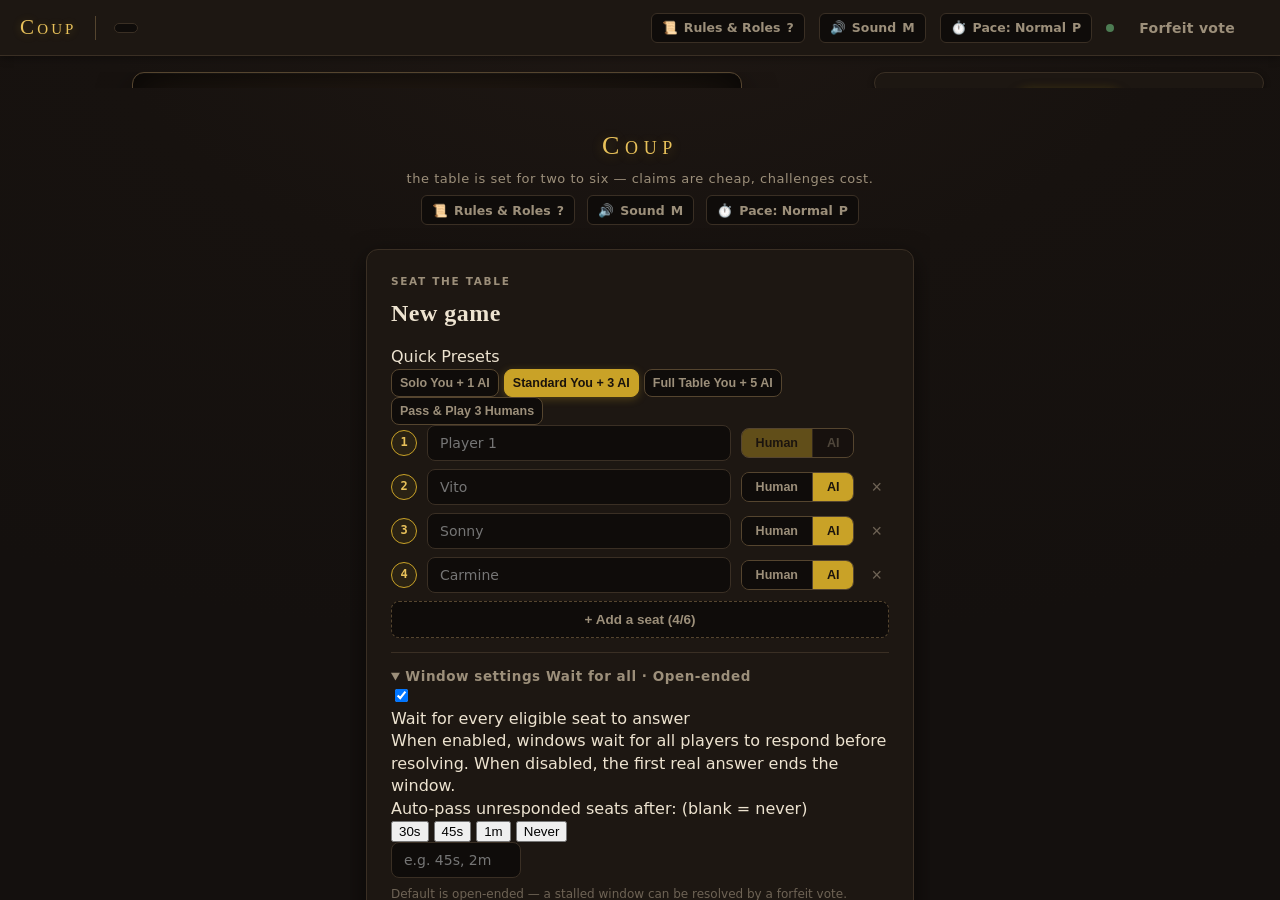
<file: web/index.html>
<!DOCTYPE html>
<html lang="en">
<head>
<meta charset="utf-8">
<meta name="viewport" content="width=device-width, initial-scale=1">
<title>Coup — the table</title>
<link rel="icon" href="data:image/svg+xml,%3Csvg xmlns='http://www.w3.org/2000/svg' viewBox='0 0 16 16'%3E%3Ccircle cx='8' cy='8' r='7' fill='%23c9a227'/%3E%3Ccircle cx='8' cy='8' r='3' fill='%2314100e'/%3E%3C/svg%3E">
<!--
  ai-coup web client — the production UI (docs/ui-spec.md is normative,
  docs/mockup.html is the approved visual direction). Vanilla HTML/CSS/JS,
  ES modules, no frameworks, no build step, no external assets. Served by the
  Go server at / (same origin as the API; all calls are relative URLs).

  Screen inventory (ui-spec §2):
    #/          S1 lobby — new game + join
    #/?join     S2 lobby — join card focused
    #/g/{id}    S3 game view (+ S4 auth-error overlay)
  The hash is a label only — every call authenticates via the bearer token
  kept in sessionStorage per tab (ui-spec §2, U2).
-->
<link rel="stylesheet" href="./app.css">
</head>
<body>

<!-- ===== S3 topbar shell (hidden until a game view is entered) ===== -->
<header class="topbar" id="topbar" hidden>
  <span class="brand">Coup</span><span class="hairline"></span>
  <button type="button" class="gchip" id="game-chip" title="Copy the full game id"></button>
  <span class="spacer"></span>
  <button type="button" class="topbar-btn" id="rules-btn" title="View Coup rules &amp; roles" aria-label="View Coup rules &amp; roles (Press ? or H)">
    <span class="topbar-icon" aria-hidden="true">📜</span>
    <span class="topbar-text">Rules &amp; Roles</span>
    <span class="kbd-hint" aria-hidden="true">?</span>
  </button>
  <button type="button" class="topbar-btn" id="sound-toggle" title="Toggle sound" aria-label="Toggle sound (Press M)" aria-pressed="true">
    <span class="topbar-icon" id="sound-icon" aria-hidden="true">🔊</span>
    <span class="topbar-text" id="sound-text">Sound</span>
    <span class="kbd-hint" aria-hidden="true">M</span>
  </button>
  <button type="button" class="topbar-btn" id="pace-toggle" title="AI Turn Pace: Normal (natural delay · Press P to cycle)" aria-label="AI Turn Pace: Normal (natural delay · Press P to cycle)">
    <span class="topbar-icon" id="pace-icon" aria-hidden="true">⏱️</span>
    <span class="topbar-text" id="pace-text">Pace: Normal</span>
    <span class="kbd-hint" aria-hidden="true">P</span>
  </button>
  <span class="conn" role="status" aria-live="polite">
    <i class="dot" id="conn-dot" aria-hidden="true"></i>
    <span class="visually-hidden" id="conn-text">live</span>
    <span class="conn-label" id="conn-label" hidden>reconnecting…</span>
  </span>
  <button type="button" class="btn btn-ghost" id="forfeit-btn" title="The other human seats will be asked to vote">Forfeit vote</button>
  <span class="viewer-chip"><span id="viewer-name"></span></span>
</header>

<!-- Passive banners (window you can't answer, open forfeit vote) — ui-spec §7.3/§10.1 -->
<div class="banner-strip" id="banner-strip"></div>

<!-- ===== S3 game view ===== -->
<main class="game-layout" id="game-view" hidden>
  <section class="col-left">
    <div class="felt" id="felt" aria-label="The table">
      <div class="seats" id="seats"></div>
      <div class="center" id="center">
        <span class="c-main" id="center-main"></span>
        <span class="c-sub" id="center-sub"></span>
        <span class="c-deck" id="center-deck"></span>
      </div>
    </div>
    <!-- Turn-action console (ui-spec §5.4) — docked strip, not a modal -->
    <div class="console" id="console" hidden></div>
    <!-- Your hand strip (ui-spec §5.2: outside/below the felt) -->
    <div class="hand-row" id="hand-row">
      <span class="hand-cap">YOUR&nbsp;HAND</span>
      <div class="hcards" id="hcards"></div>
    </div>
  </section>
  <aside class="log" id="log-panel" role="log" aria-label="Table log">
    <h2 class="log-head">
      <span class="kicker">TABLE&nbsp;LOG</span>
      <button type="button" class="follow-toggle" id="log-follow" aria-pressed="true">following</button>
    </h2>
    <div class="log-body" id="log-body"></div>
    <button type="button" class="new-entries" id="new-entries" hidden>New entries ↓</button>
  </aside>
</main>

<!-- ===== S1/S2 lobby (rendered by lobby.js) ===== -->
<div class="lobby-wrap" id="lobby-root"></div>

<!-- Modal root — window response, flip choice, exchange finish, ballots, tokens -->
<div id="modal-root"></div>
<!-- Rules & roles cheatsheet modal root -->
<div id="rules-root"></div>
<!-- Game-over overlay lives above everything (ui-spec §10.6) -->
<div id="overlay-root"></div>
<!-- Toasts: bottom-center stack (ui-spec §4.7) -->
<div class="toasts" id="toast-root"></div>

<script type="module" src="./main.js"></script>
</body>
</html>
</file>
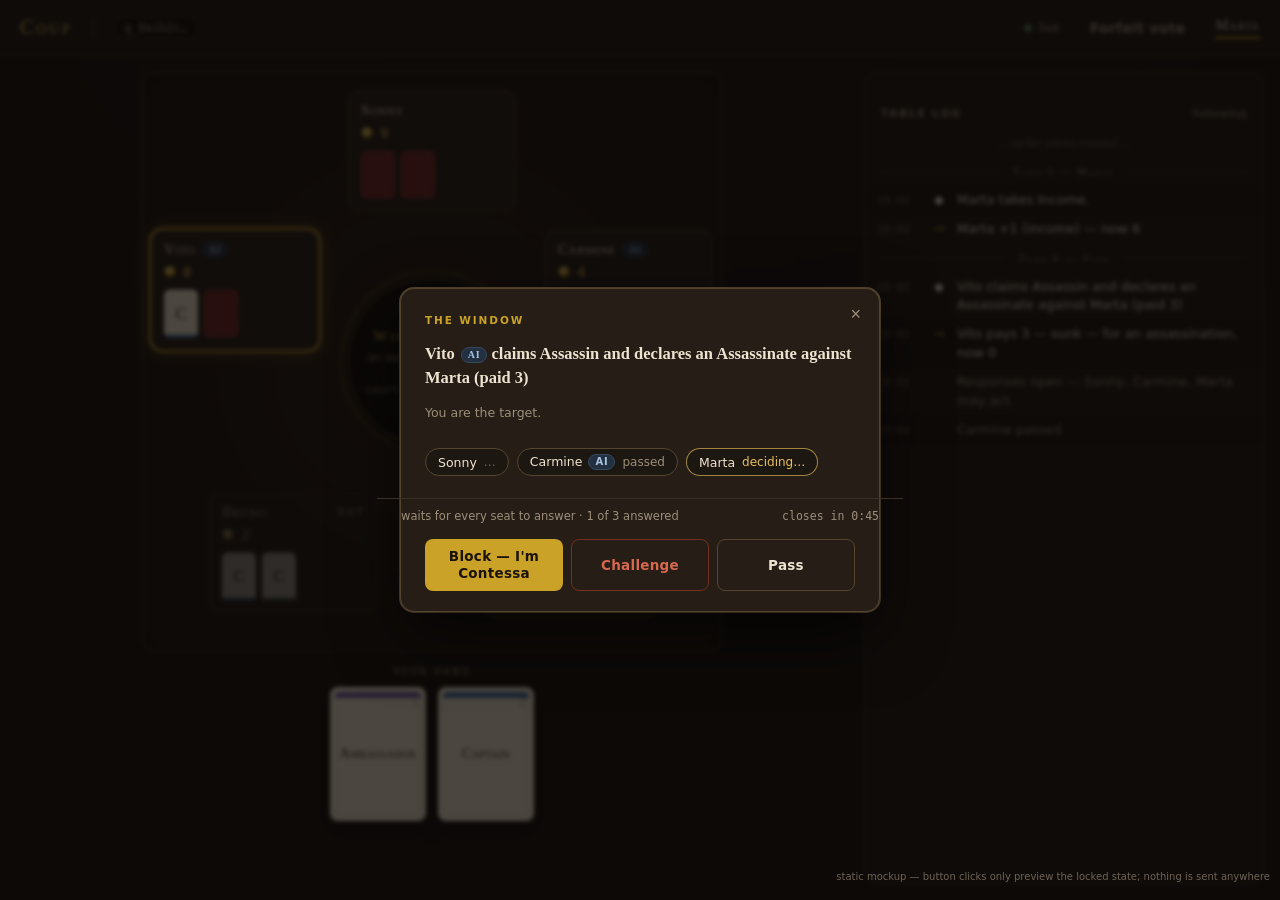
<file: docs/mockup.html>
<!DOCTYPE html>
<html lang="en">
<head>
<meta charset="utf-8">
<meta name="viewport" content="width=device-width, initial-scale=1">
<title>COUP — table mockup</title>
<!--
  docs/mockup.html — static visual mockup for the ai-coup web client.
  Companion to docs/ui-spec.md (normative). No external assets, no build step, no JS framework.
  The tiny inline script at the bottom only demonstrates the response-modal "locked" state;
  nothing here talks to a server. If pixels change, update ui-spec.md §3 tokens first.
-->
<style>
:root{
  --bg:#14100e; --bg-panel:#1d1712; --bg-elev:#251d16; --bg-inset:#0f0c0a;
  --ink:#ede3d0; --ink-dim:#9c8f7a; --ink-faint:#6e6355;
  --gold:#c9a227; --gold-bright:#e8c15a; --gold-ink:#1a130c;
  --red:#b3402f; --red-bright:#d8694f;
  --green:#4d7c53; --green-bright:#7fae88;
  --llm-bg:#223041; --llm-ink:#a8c3dd; --llm-line:#35495f;
  --line:#3a2f24; --line-strong:#55452f;
  --card-face:#f3ead6; --card-face-line:#d8c9a8; --card-back:#6e2020; --card-back-hi:#873030;
  --char-duke:#c9a227; --char-assassin:#b3402f; --char-contessa:#4d7c53;
  --char-captain:#3f6ea5; --char-ambassador:#7b5ea7;
  --font-display:Palatino Linotype,Palatino,"Book Antiqua",Georgia,serif;
  --font-ui:system-ui,-apple-system,"Segoe UI",Roboto,Helvetica,Arial,sans-serif;
  --font-mono:ui-monospace,SFMono-Regular,Menlo,Consolas,monospace;
  --r-card:8px; --r-panel:12px; --r-modal:14px;
  --shadow-1:0 1px 2px rgba(0,0,0,.4);
  --shadow-modal:0 24px 64px rgba(0,0,0,.55),0 0 0 1px var(--line-strong);
}
*{box-sizing:border-box}
html,body{height:100%}
body{
  margin:0; background:var(--bg); color:var(--ink); font-family:var(--font-ui); font-size:16px;
  background-image:radial-gradient(120% 90% at 50% 0%, #1a1410 0%, var(--bg) 60%);
  overflow:hidden;
}
:focus-visible{outline:2px solid var(--gold-bright); outline-offset:2px; border-radius:2px}

/* ---------- topbar ---------- */
.topbar{height:56px; display:flex; align-items:center; gap:14px; padding:0 20px;
  background:var(--bg-panel); border-bottom:1px solid var(--line)}
.brand{font-family:var(--font-display); font-variant:small-caps; font-size:20px;
  letter-spacing:.14em; color:var(--gold-bright)}
.hairline{width:1px; height:24px; background:var(--line-strong); margin:0 6px}
.gid{font-family:var(--font-mono); font-size:11.5px; color:var(--ink-dim);
  background:var(--bg-inset); border:1px solid var(--line); border-radius:999px; padding:3px 10px}
.spacer{flex:1}
.conn{display:inline-flex; align-items:center; gap:7px; font-size:12px; color:var(--ink-dim)}
.dot{width:8px; height:8px; border-radius:50%; background:var(--green);
  box-shadow:0 0 0 0 rgba(77,124,83,.5); animation:breathe 2.2s ease-in-out infinite}
@keyframes breathe{0%,100%{box-shadow:0 0 0 0 rgba(77,124,83,.45)}50%{box-shadow:0 0 0 6px rgba(77,124,83,0)}}
.btn{font-family:var(--font-ui); font-size:14px; font-weight:600; letter-spacing:.02em;
  height:38px; padding:0 16px; border-radius:8px; border:1px solid transparent;
  cursor:pointer; display:inline-flex; align-items:center; justify-content:center; gap:8px}
.btn-ghost{background:none; color:var(--ink-dim); border:none; height:32px}
.btn-ghost:hover{color:var(--ink)}
.viewer{font-family:var(--font-display); font-variant:small-caps; font-size:14.5px; letter-spacing:.08em;
  padding-bottom:3px; border-bottom:2px solid var(--gold)}

/* ---------- layout ---------- */
.main{height:calc(100% - 56px); display:grid; grid-template-columns:minmax(0,1fr) 400px;
  gap:16px; padding:16px; min-height:0}
.left{display:flex; flex-direction:column; min-width:0; min-height:0}

/* ---------- felt & center ---------- */
.felt{position:relative; width:min(100%, calc(100vh - 320px)); min-width:340px; aspect-ratio:1/1;
  margin-inline:auto; border-radius:var(--r-panel); border:1px solid var(--line-strong);
  background:radial-gradient(closest-side, #2b2118, #1c1510 78%),
    repeating-linear-gradient(45deg, transparent 0 3px, rgba(255,255,255,.03) 3px 4px);
  box-shadow:inset 0 2px 18px rgba(0,0,0,.55), var(--shadow-1)}
.center{position:absolute; left:50%; top:50%; transform:translate(-50%,-50%);
  width:168px; height:168px; border-radius:50%; background:var(--bg-inset);
  border:1px solid var(--line-strong);
  box-shadow:0 0 0 6px rgba(20,16,14,.9), 0 0 0 7px rgba(201,162,39,.45), inset 0 2px 24px rgba(0,0,0,.6);
  display:flex; flex-direction:column; align-items:center; justify-content:center; gap:6px; text-align:center}
.center .c-main{font-family:var(--font-display); font-variant:small-caps; font-size:15px;
  letter-spacing:.2em; color:var(--gold-bright)}
.center .c-sub{font-size:11px; color:var(--ink-dim); max-width:140px}
.center .c-deck{font-family:var(--font-mono); font-size:11px; color:var(--ink-dim)}

/* ---------- seats (pentagon ring, clamped) ---------- */
.seats{position:absolute; inset:0}
.seat{position:absolute; transform:translate(-50%,-50%); width:168px;
  left:clamp(92px, var(--sx), calc(100% - 92px)); top:clamp(78px, var(--sy), calc(100% - 78px));
  background:var(--bg-elev); border:1px solid var(--line-strong); border-radius:var(--r-panel);
  box-shadow:var(--shadow-1); padding:10px 12px}
.seat[data-slot="0"]{--sx:50%;   --sy:9%}
.seat[data-slot="1"]{--sx:89%;   --sy:37.5%}
.seat[data-slot="2"]{--sx:74%;   --sy:83%}
.seat[data-slot="3"]{--sx:26%;   --sy:83%}
.seat[data-slot="4"]{--sx:11%;   --sy:37.5%}
.s-row{display:flex; align-items:center; justify-content:space-between; gap:6px}
.s-name{font-family:var(--font-display); font-variant:small-caps; font-size:15px; letter-spacing:.04em}
.you-tag{font-size:10px; font-weight:700; letter-spacing:.12em; color:var(--gold-bright)}
.out-tag{font-size:10px; font-weight:700; letter-spacing:.14em; color:var(--ink-dim)}
.llm-badge{display:inline-block; font-size:10px; font-weight:700; letter-spacing:.08em; line-height:1;
  color:var(--llm-ink); background:var(--llm-bg); border:1px solid var(--llm-line);
  border-radius:999px; padding:2px 6px; margin-left:6px; vertical-align:1px}
.s-coins{display:flex; align-items:center; gap:7px; margin-top:6px}
.coin{width:12px; height:12px; border-radius:50%;
  background:radial-gradient(circle at 35% 30%, #f0d489, #c9a227 55%, #8a6d1a);
  border:1px solid #5e4a12}
.s-coins b{font-family:var(--font-mono); font-weight:500; font-size:14px; color:var(--gold-bright)}
.s-cards{display:flex; align-items:center; gap:6px; margin-top:8px; min-height:52px}
.back{width:34px; height:48px; border-radius:6px; background:
  repeating-linear-gradient(45deg, rgba(255,255,255,.05) 0 2px, transparent 2px 7px),
  repeating-linear-gradient(-45deg, rgba(255,255,255,.05) 0 2px, transparent 2px 7px), var(--card-back);
  box-shadow:inset 0 0 0 3px var(--card-back-hi), inset 0 0 0 4px rgba(0,0,0,.35)}
.chip{position:relative; width:34px; height:48px; border-radius:6px; background:var(--card-face);
  display:flex; align-items:center; justify-content:center;
  font-family:var(--font-display); font-size:17px; color:#241c14}
.chip::after{content:""; position:absolute; left:0; right:0; bottom:0; height:3px;
  border-radius:0 0 6px 6px; background:var(--stripe)}
.seat.acting{box-shadow:0 0 0 2px var(--gold), 0 0 18px rgba(201,162,39,.35), var(--shadow-1)}
.seat.decision::after{content:""; position:absolute; inset:-5px; pointer-events:none;
  border:1px dashed var(--gold-bright); border-radius:calc(var(--r-panel) + 4px);
  animation:pulse 2.2s ease-in-out infinite}
@keyframes pulse{0%,100%{opacity:.35}50%{opacity:.95}}
.seat.eliminated{opacity:.55; filter:saturate(.6)}

/* ---------- hand ---------- */
.hand-row{padding:14px 8px 2px; text-align:center}
.hand-cap{font-size:10px; letter-spacing:.2em; color:var(--ink-dim); display:block; margin-bottom:10px}
.hcards{display:flex; justify-content:center; gap:12px}
.hcard{position:relative; width:96px; aspect-ratio:5/7; border-radius:var(--r-card);
  background:var(--card-face); box-shadow:0 8px 20px rgba(0,0,0,.45)}
.hcard .inner{position:absolute; inset:5px; border-radius:5px; display:flex; align-items:center;
  justify-content:center; box-shadow:inset 0 0 0 1px var(--card-face-line)}
.hcard .stripe{position:absolute; top:0; left:0; right:0; height:6px; border-radius:5px 5px 0 0}
.hcard .cname{font-family:var(--font-display); font-variant:small-caps; font-size:14px;
  color:#241c14; letter-spacing:.03em}
.hcard .pos{position:absolute; top:9px; right:8px; font-family:var(--font-mono);
  font-size:11px; color:rgba(36,28,20,.4)}

/* ---------- log ---------- */
.log{background:var(--bg-panel); border:1px solid var(--line); border-radius:var(--r-panel);
  padding:14px 0; overflow:hidden}
.log-head{display:flex; align-items:center; justify-content:space-between; padding:0 16px; margin-bottom:10px}
.kicker{font-size:10.5px; letter-spacing:.18em; color:var(--ink-dim); font-weight:600}
.follow{font-size:10.5px; color:var(--ink-faint)}
.row{display:grid; grid-template-columns:44px 20px 1fr; gap:8px; padding:5px 12px; align-items:baseline}
.row:nth-child(even){background:rgba(15,12,10,.4)}
.row .t{font-family:var(--font-mono); font-size:11px; color:var(--ink-faint)}
.row .ic{font-size:13px; text-align:center}
.row .tx{font-size:13px; line-height:1.45}
.row.dim .tx{color:var(--ink-dim)}
.row.gold .tx{color:var(--gold-bright)}
.row.red .tx{color:var(--red-bright)}
.ic.coins{color:var(--gold)}
.divider{display:flex; align-items:center; gap:12px; padding:9px 16px}
.divider::before,.divider::after{content:""; flex:1; height:1px; background:var(--line)}
.divider span{font-family:var(--font-display); font-variant:small-caps; font-size:10.5px;
  letter-spacing:.2em; color:var(--ink-dim); white-space:nowrap}
.trim{text-align:center; font-family:var(--font-display); font-style:italic;
  font-size:11.5px; color:var(--ink-faint); padding:8px 0}

/* ---------- modal ---------- */
.modal-root{position:fixed; inset:0; z-index:50; display:flex; align-items:center; justify-content:center}
.backdrop{position:absolute; inset:0; background:rgba(10,8,6,.72); backdrop-filter:blur(2px)}
.modal{position:relative; width:min(480px, calc(100vw - 32px)); background:var(--bg-elev);
  border:1px solid var(--line-strong); border-radius:var(--r-modal); box-shadow:var(--shadow-modal)}
.m-head{padding:20px 24px 0}
.m-kicker{font-size:10.5px; letter-spacing:.18em; color:var(--gold); font-weight:600; margin-bottom:9px}
.m-close{position:absolute; top:12px; right:14px; background:none; border:none; color:var(--ink-dim);
  font-size:18px; line-height:1; cursor:pointer; padding:4px}
.m-close:hover{color:var(--ink)}
.m-title{font-family:var(--font-display); font-size:16.5px; line-height:1.5; color:var(--ink)}
.m-sub{font-size:12.5px; color:var(--ink-dim); margin-top:5px}
.m-body{padding:16px 24px 8px}
.chips{display:flex; flex-wrap:wrap; gap:8px; margin-bottom:14px}
.pchip{display:inline-flex; align-items:center; gap:7px; border:1px solid var(--line-strong);
  background:var(--bg-panel); border-radius:999px; padding:5px 12px; font-size:12.5px}
.pchip .pstate{font-size:12px; color:var(--ink-faint)}
.pchip.passed .pstate{color:var(--ink-dim)}
.pchip.mine{border-color:rgba(232,193,90,.65)}
.pchip.mine .pstate{color:var(--gold-bright)}
.pending-dot{animation:pulse 1.8s ease-in-out infinite}
.m-set{display:flex; align-items:center; justify-content:space-between; gap:12px;
  border-top:1px solid var(--line); margin:0 -24px; padding:10px 24px 0; font-size:11.5px; color:var(--ink-dim)}
.m-set .cd{font-family:var(--font-mono)}
.m-foot{padding:16px 24px 20px; display:flex; gap:8px}
.m-foot .btn{flex:1 1 0; min-height:44px; height:auto; padding:8px 6px; font-size:13.5px;
  line-height:1.25; text-align:center}
.btn-primary{background:var(--gold); color:var(--gold-ink)}
.btn-primary:hover{background:var(--gold-bright)}
.btn-danger{background:transparent; border-color:rgba(179,64,47,.55); color:var(--red-bright)}
.btn-danger:hover{background:rgba(179,64,47,.15)}
.btn-outline{background:transparent; border-color:var(--line-strong); color:var(--ink)}
.btn-outline:hover{border-color:var(--gold); color:var(--gold-bright)}
.m-status{padding:20px 24px; font-family:var(--font-display); font-variant:small-caps;
  letter-spacing:.1em; font-size:13.5px; color:var(--gold-bright); text-align:center}

.note{position:fixed; right:10px; bottom:8px; z-index:60; font-size:10px; color:var(--ink-faint)}

/* ---------- responsive (mirrors ui-spec §14) ---------- */
@media (max-width:1080px){
  .main{grid-template-columns:1fr; grid-auto-rows:minmax(0,auto); overflow-y:auto}
  .log{order:2; min-height:260px}
}
@media (max-width:720px){
  body{overflow:auto}
  .felt{aspect-ratio:auto; min-height:340px; width:100%}
  .seats{position:static; display:flex; flex-wrap:wrap; justify-content:center; gap:12px; padding-top:16px}
  .seat{position:static; transform:none; width:150px}
  .center{position:static; margin:22px auto 18px; width:128px; height:128px}
  .hcard{width:84px}
  .m-foot{flex-direction:column}
  .gid{display:none}
}
@media (prefers-reduced-motion:reduce){
  *{animation:none !important; transition:none !important}
}
</style>
</head>
<body>

<header class="topbar">
  <span class="brand">Coup</span><span class="hairline"></span>
  <span class="gid" title="g_0a1b2c3d4e5f6789">g_0a1b2c…</span>
  <span class="spacer"></span>
  <span class="conn"><i class="dot"></i>live</span>
  <button type="button" class="btn btn-ghost" title="The other human seats will be asked to vote">Forfeit vote</button>
  <span class="viewer">Marta</span>
</header>

<main class="main">
  <section class="left">
    <div class="felt">
      <div class="seats">

        <!-- slot 0 · top -->
        <div class="seat" data-slot="0">
          <div class="s-row"><span class="s-name">Sonny</span></div>
          <div class="s-coins"><span class="coin"></span><b>9</b></div>
          <div class="s-cards"><span class="back" title="face-down"></span><span class="back" title="face-down"></span></div>
        </div>

        <!-- slot 1 · upper right -->
        <div class="seat" data-slot="1">
          <div class="s-row"><span class="s-name">Carmine<span class="llm-badge">AI</span></span></div>
          <div class="s-coins"><span class="coin"></span><b>4</b></div>
          <div class="s-cards"><span class="back" title="face-down"></span><span class="back" title="face-down"></span></div>
        </div>

        <!-- slot 2 · lower right — you, target of the window -->
        <div class="seat decision" data-slot="2">
          <div class="s-row"><span class="s-name">Marta</span><span class="you-tag">YOU</span></div>
          <div class="s-coins"><span class="coin"></span><b>6</b></div>
          <div class="s-cards"><span class="back" title="face-down"></span><span class="back" title="face-down"></span></div>
        </div>

        <!-- slot 3 · lower left — eliminated -->
        <div class="seat eliminated" data-slot="3">
          <div class="s-row"><span class="s-name">Bruno</span><span class="out-tag">OUT</span></div>
          <div class="s-coins" title="coins are inert — this seat is out"><span class="coin"></span><b>2</b></div>
          <div class="s-cards">
            <span class="chip" style="--stripe:var(--char-captain)" title="Bruno's face-up card: Captain" aria-label="Bruno's face-up card: Captain">C</span>
            <span class="chip" style="--stripe:var(--char-contessa)" title="Bruno's face-up card: Contessa" aria-label="Bruno's face-up card: Contessa">C</span>
          </div>
        </div>

        <!-- slot 4 · upper left — acting LLM -->
        <div class="seat acting" data-slot="4">
          <div class="s-row"><span class="s-name">Vito<span class="llm-badge">AI</span></span></div>
          <div class="s-coins"><span class="coin"></span><b>0</b></div>
          <div class="s-cards">
            <span class="chip" style="--stripe:var(--char-captain)" title="Vito's face-up card: Captain" aria-label="Vito's face-up card: Captain">C</span>
            <span class="back" title="face-down"></span>
          </div>
        </div>

      </div>

      <div class="center">
        <span class="c-main">Window open</span>
        <span class="c-sub">an assassination hangs in the air</span>
        <span class="c-deck">court deck · 5 cards</span>
      </div>
    </div>

    <div class="hand-row">
      <span class="hand-cap">YOUR&nbsp;HAND</span>
      <div class="hcards">
        <div class="hcard" title="Your card 1 (face_down_0)">
          <div class="inner"><span class="stripe" style="background:var(--char-ambassador)"></span><span class="cname">Ambassador</span></div>
          <span class="pos">1</span>
        </div>
        <div class="hcard" title="Your card 2 (face_down_1)">
          <div class="inner"><span class="stripe" style="background:var(--char-captain)"></span><span class="cname">Captain</span></div>
          <span class="pos">2</span>
        </div>
      </div>
    </div>
  </section>

  <aside class="log" role="log" aria-label="Table log">
    <h2 class="log-head"><span class="kicker">TABLE&nbsp;LOG</span><span class="follow">following</span></h2>

    <div class="trim">… earlier entries trimmed …</div>

    <div class="divider"><span>Turn 5 — Marta</span></div>
    <div class="row"><span class="t">19:02</span><span class="ic">◆</span><span class="tx">Marta takes Income.</span></div>
    <div class="row"><span class="t">19:02</span><span class="ic coins">→</span><span class="tx">Marta +1 (income) — now 6</span></div>

    <div class="divider"><span>Turn 6 — Vito</span></div>
    <div class="row"><span class="t">19:05</span><span class="ic">◆</span><span class="tx">Vito claims Assassin and declares an Assassinate against Marta (paid 3)</span></div>
    <div class="row"><span class="t">19:05</span><span class="ic coins">→</span><span class="tx">Vito pays 3 — sunk — for an assassination, now 0</span></div>
    <div class="row dim"><span class="t">19:05</span><span class="ic"></span><span class="tx">Responses open — Sonny, Carmine, Marta may act.</span></div>
    <div class="row dim"><span class="t">19:06</span><span class="ic"></span><span class="tx">Carmine passed</span></div>
  </aside>
</main>

<div class="modal-root" id="modalRoot">
  <div class="backdrop"></div>
  <section class="modal" role="dialog" aria-modal="true" aria-labelledby="wmTitle">
    <div class="m-head">
      <span class="m-kicker">THE&nbsp;WINDOW</span>
      <button type="button" class="m-close" aria-label="Hold — close without responding">×</button>
      <h1 class="m-title" id="wmTitle">Vito<span class="llm-badge">AI</span> claims Assassin and declares an Assassinate against Marta (paid&nbsp;3)</h1>
      <p class="m-sub">You are the target.</p>
    </div>
    <div class="m-body">
      <div class="chips">
        <span class="pchip"><span>Sonny</span><span class="pstate pending-dot" aria-label="has not responded yet">…</span></span>
        <span class="pchip passed"><span>Carmine<span class="llm-badge">AI</span></span><span class="pstate">passed</span></span>
        <span class="pchip mine" id="myChip"><span>Marta</span><span class="pstate" id="myState">deciding…</span></span>
      </div>
    </div>
    <div class="m-set"><span>waits for every seat to answer · 1 of 3 answered</span><span class="cd">closes in 0:45</span></div>
    <div class="m-foot" id="mFoot">
      <button type="button" class="btn btn-primary" data-resp="block" data-label="BLOCK — CONTESSA" data-word="blocks as Contessa">Block — I'm Contessa</button>
      <button type="button" class="btn btn-danger"  data-resp="challenge" data-label="CHALLENGE" data-word="challenged!">Challenge</button>
      <button type="button" class="btn btn-outline" data-resp="pass" data-label="PASS" data-word="passed">Pass</button>
    </div>
  </section>
</div>

<p class="note">static mockup — button clicks only preview the locked state; nothing is sent anywhere</p>

<script>
// Illustration only: clicking a response previews the "locked, awaiting outcome" modal state.
(function () {
  var foot = document.getElementById("mFoot");
  var myState = document.getElementById("myState");
  foot.addEventListener("click", function (e) {
    var btn = e.target.closest("button[data-resp]");
    if (!btn || btn.disabled) return;
    foot.querySelectorAll("button").forEach(function (b) { b.disabled = true; });
    myState.textContent = btn.dataset.word;
    document.getElementById("myChip").classList.add("passed");
    var line = document.createElement("div");
    line.className = "m-status";
    line.textContent = "You answered: " + btn.dataset.label + " — the table is deciding…";
    foot.replaceWith(line);
  });
})();
</script>
</body>
</html>
</file>
<file: web/app.css>
/* ==========================================================================
   ai-coup web client — app.css
   Smoky Italian parlor design system per docs/ui-spec.md and docs/mockup.html.
   Zero external assets, vanilla CSS custom properties, responsive desktop/mobile.
   ========================================================================== */

/* --- §3.2 tokens ----------------------------------------------------------- */
:root {
  /* surfaces */
  --bg:            #14100e;   /* page: smoky black-brown */
  --bg-panel:      #1d1712;   /* panels: topbar, log, lobby cards */
  --bg-elev:       #251d16;   /* modal panel, tiles, raised */
  --bg-inset:      #0f0c0a;   /* recessed wells (log rows alt, deck circle floor) */

  /* text */
  --ink:           #ede3d0;   /* primary: warm ivory */
  --ink-dim:       #9c8f7a;   /* secondary / captions (≥4.6:1 on --bg) */
  --ink-faint:     #6e6355;   /* disabled, watermark text only (not body copy) */

  /* accents */
  --gold:          #c9a227;   /* primary accent: turn pointer, money, dividers */
  --gold-bright:   #e8c15a;   /* focus ring, active states, small gold text */
  --gold-glow:     rgba(201, 162, 39, 0.35);
  --gold-ink:      #1a130c;   /* text ON gold fills (≥7:1 contrast) */
  --red:           #b3402f;   /* danger, challenge, penalty */
  --red-bright:    #d8694f;   /* red on dark for small text (≥5:1) */
  --red-glow:      rgba(179, 64, 47, 0.28);
  --green:         #4d7c53;   /* success, claim-succeeded, voted-yes fill */
  --green-bright:  #7fae88;
  --llm-bg:        #223041;   /* LLM badge fill (cool slate) */
  --llm-ink:       #a8c3dd;
  --llm-line:      #35495f;

  /* lines & fills */
  --line:          #3a2f24;   /* hairlines on dark panels */
  --line-strong:   #55452f;   /* borders on raised elements */
  --line-gold:     rgba(201, 162, 39, 0.3);
  --card-face:     #f3ead6;   /* playing-card face */
  --card-face-line:#d8c9a8;
  --card-back:     #6e2020;   /* card back base (oxblood) */
  --card-back-hi:  #873030;

  /* character colors (top stripe / underline accent, one per character) */
  --char-duke:        #c9a227;
  --char-assassin:    #b3402f;
  --char-contessa:    #4d7c53;
  --char-captain:     #3f6ea5;
  --char-ambassador:  #7b5ea7;

  /* type scale (rem, root = 16px) */
  --text-xs:   0.75rem;    /* 12 — badges, kicker labels */
  --text-sm:   0.875rem;   /* 14 — log rows, chips, table chrome */
  --text-md:   1rem;       /* 16 — body, buttons */
  --text-lg:   1.125rem;   /* 18 — modal subheads, seat names in modals */
  --text-xl:   1.5rem;     /* 24 — lobby headings, winner name */
  --text-2xl:  2.25rem;    /* 36 — "GAME OVER" display */

  --font-display: Palatino Linotype, Palatino, "Book Antiqua", Georgia, serif;
  --font-ui: system-ui, -apple-system, "Segoe UI", Roboto, Helvetica, Arial, sans-serif;
  --font-mono: ui-monospace, SFMono-Regular, Menlo, Consolas, monospace;

  /* spacing (4px grid) */
  --sp-1: 0.25rem;  /* 4  */
  --sp-2: 0.5rem;   /* 8  */
  --sp-3: 0.75rem;  /* 12 */
  --sp-4: 1rem;     /* 16 */
  --sp-5: 1.5rem;   /* 24 */
  --sp-6: 2rem;     /* 32 */

  /* radii */
  --r-card: 8px;      /* playing cards */
  --r-chip: 999px;    /* pills, chips */
  --r-panel: 12px;    /* panels, tiles */
  --r-modal: 14px;

  /* elevation */
  --shadow-1: 0 2px 6px rgba(0,0,0,.45);
  --shadow-2: 0 8px 24px rgba(0,0,0,.55);
  --shadow-modal: 0 24px 64px rgba(0,0,0,.65), 0 0 0 1px var(--line-strong);

  /* motion */
  --t-fast:   150ms cubic-bezier(.2,0,0,1);   /* hover, press, chips */
  --t-med:    220ms cubic-bezier(.2,0,0,1);   /* modal in/out, panels */
  --t-card:   450ms cubic-bezier(.3,.7,.2,1); /* card flip (face-down → face-up) */
}

/* --- §3.3 global surface treatment ----------------------------------------- */
* { box-sizing: border-box; }
html {
  height: 100%;
}
body {
  margin: 0;
  height: 100%;
  display: flex;
  flex-direction: column;
  background: var(--bg);
  color: var(--ink);
  font-family: var(--font-ui);
  font-size: var(--text-md);
  line-height: 1.4;
  background-image: radial-gradient(120% 90% at 50% 0%, #1e1713 0%, #17120f 35%, var(--bg) 80%);
  background-attachment: fixed;
  overflow: hidden; /* Desktop default: fixed viewport without document scroll */
}
:focus-visible { outline: 2px solid var(--gold-bright); outline-offset: 2px; }
::selection { background: #4a3a18; color: var(--ink); }
::-webkit-scrollbar { width: 8px; height: 8px; }
::-webkit-scrollbar-track { background: var(--bg-inset); }
::-webkit-scrollbar-thumb { background: var(--line-strong); border-radius: 4px; }
::-webkit-scrollbar-thumb:hover { background: var(--gold); }

.visually-hidden {
  position: absolute !important; width: 1px; height: 1px; margin: -1px;
  padding: 0; overflow: hidden; clip: rect(0 0 0 0); white-space: nowrap; border: 0;
}

/* --- §3.4 buttons ------------------------------------------------------------ */
.btn {
  font-family: var(--font-ui); font-size: 14px; font-weight: 600; letter-spacing: .02em;
  height: 38px; padding: 0 var(--sp-4); border-radius: 8px; border: 1px solid transparent;
  cursor: pointer; display: inline-flex; align-items: center; justify-content: center; gap: 8px;
  background: none; color: var(--ink);
  transition: background var(--t-fast), border-color var(--t-fast), color var(--t-fast), transform var(--t-fast), box-shadow var(--t-fast);
  user-select: none;
}
.btn:active:not(:disabled) { transform: translateY(1px); }

.btn-primary {
  background: linear-gradient(180deg, #d8b23c 0%, var(--gold) 100%);
  color: var(--gold-ink);
  border-color: #8c6e18;
  box-shadow: 0 2px 8px rgba(201,162,39,.3), inset 0 1px 0 rgba(255,255,255,.3);
}
.btn-primary:hover:not(:disabled) {
  background: linear-gradient(180deg, #f0ca62 0%, var(--gold-bright) 100%);
  box-shadow: 0 4px 14px rgba(201,162,39,.45), inset 0 1px 0 rgba(255,255,255,.4);
}

.btn-outline {
  background: rgba(255,255,255,.02);
  border-color: var(--line-strong);
  color: var(--ink);
}
.btn-outline:hover:not(:disabled) {
  border-color: var(--gold);
  color: var(--gold-bright);
  background: rgba(201,162,39,.06);
  box-shadow: 0 2px 8px rgba(0,0,0,.3);
}

.btn-danger {
  background: rgba(179,64,47,.12);
  border-color: rgba(179,64,47,.6);
  color: var(--red-bright);
  box-shadow: 0 2px 8px rgba(179,64,47,.2);
}
.btn-danger:hover:not(:disabled) {
  background: rgba(179,64,47,.28);
  border-color: var(--red-bright);
  color: #ff8c73;
  box-shadow: 0 4px 14px rgba(179,64,47,.35);
}

.btn-ghost {
  background: none; border: 1px solid transparent; color: var(--ink-dim);
  height: 32px; padding: 0 10px; border-radius: 6px;
}
.btn-ghost:hover:not(:disabled) {
  color: var(--ink);
  border-color: var(--line);
  background: rgba(255,255,255,.04);
}

.btn-yes {
  background: linear-gradient(180deg, #5b9262 0%, var(--green) 100%);
  border-color: #385d3c;
  color: #f2f7f0;
  box-shadow: 0 2px 8px rgba(77,124,83,.3);
}
.btn-yes:hover:not(:disabled) {
  background: linear-gradient(180deg, #6ba773 0%, var(--green-bright) 100%);
  box-shadow: 0 4px 14px rgba(77,124,83,.45);
}

.btn:disabled, .btn[aria-disabled="true"] {
  opacity: .42; cursor: not-allowed; transform: none; box-shadow: none;
}
.btn:disabled:hover { background: inherit; }

/* Keyboard shortcut hint */
.kbd {
  display: inline-block; font-family: var(--font-mono); font-size: 10px; font-weight: 700;
  color: var(--ink-dim); background: var(--bg-inset); border: 1px solid var(--line-strong);
  border-radius: 4px; padding: 1px 5px; line-height: 1.2;
}

/* ==========================================================================
   §4.1 topbar (S3 only)
   ========================================================================== */
.topbar {
  flex: 0 0 56px; height: 56px; display: flex; align-items: center; gap: 14px; padding: 0 20px;
  background: var(--bg-panel); border-bottom: 1px solid var(--line);
  box-shadow: 0 2px 8px rgba(0,0,0,.35); z-index: 20;
}
.brand {
  font-family: var(--font-display); font-variant: small-caps; font-size: 21px;
  letter-spacing: .15em; color: var(--gold-bright); text-shadow: 0 1px 8px rgba(201,162,39,.3);
}
.hairline { width: 1px; height: 24px; background: var(--line-strong); margin: 0 4px; }
.gchip {
  font-family: var(--font-mono); font-size: 12px; color: var(--ink-dim);
  background: var(--bg-inset); border: 1px solid var(--line); border-radius: var(--r-chip);
  padding: 4px 11px; cursor: pointer; height: auto;
  transition: all var(--t-fast);
}
.gchip:hover { color: var(--gold-bright); border-color: var(--gold); background: rgba(201,162,39,.08); }
.spacer { flex: 1; }
.conn { display: inline-flex; align-items: center; gap: 7px; font-size: 12px; color: var(--ink-dim); }
.dot {
  width: 8px; height: 8px; border-radius: 50%; background: var(--green);
  box-shadow: 0 0 0 0 rgba(77,124,83,.5); animation: breathe 2.2s ease-in-out infinite;
}
.dot.reconnecting { background: var(--red); animation: none; box-shadow: 0 0 6px var(--red); }
@keyframes breathe {
  0%,100% { box-shadow: 0 0 0 0 rgba(77,124,83,.45); }
  50%     { box-shadow: 0 0 0 6px rgba(77,124,83,0); }
}
.conn-label { font-size: var(--text-xs); color: var(--red-bright); font-weight: 600; }
.viewer-chip {
  font-family: var(--font-display); font-variant: small-caps; letter-spacing: .08em;
  font-size: var(--text-sm); padding-bottom: 3px; border-bottom: 2px solid var(--gold);
}

/* Rules, Sound & Pace topbar controls */
.btn-rules, .rules-btn, .sound-btn, .sound-toggle, .topbar-btn, .pace-btn, .pace-toggle {
  font-family: var(--font-ui); font-size: 12.5px; font-weight: 600;
  height: 30px; padding: 0 10px; border-radius: 6px;
  background: var(--bg-inset); border: 1px solid var(--line);
  color: var(--ink-dim); cursor: pointer;
  display: inline-flex; align-items: center; justify-content: center; gap: 6px;
  transition: all var(--t-fast);
}
.btn-rules:hover, .rules-btn:hover, .sound-btn:hover, .sound-toggle:hover, .topbar-btn:hover, .pace-btn:hover, .pace-toggle:hover {
  color: var(--gold-bright); border-color: var(--gold); background: rgba(201,162,39,.08);
}
.sound-btn.muted, .sound-toggle.muted { opacity: .45; }

/* Passive banner strip (below topbar, ui-spec §7.3 / §10.1) */
.banner-strip {
  flex: 0 0 auto; display: none; flex-direction: column; align-items: center; gap: 8px; padding: 8px 16px 0; z-index: 15;
}
.banner-strip:has(.banner-pill) { display: flex; }
.banner-pill {
  display: inline-flex; align-items: center; gap: 10px; max-width: min(94vw, 640px);
  background: var(--bg-panel); border: 1px solid rgba(201,162,39,.55); color: var(--ink);
  border-radius: var(--r-chip); padding: 6px 10px 6px 16px; font-size: var(--text-sm);
  box-shadow: var(--shadow-1);
}
.banner-pill .b-x {
  background: none; border: none; color: var(--ink-dim); font-size: 15px; line-height: 1;
  cursor: pointer; padding: 4px 6px; border-radius: 50%; transition: color var(--t-fast);
}
.banner-pill .b-x:hover { color: var(--gold-bright); }

/* ==========================================================================
   §5 game view layout
   ========================================================================== */
.game-layout {
  flex: 1 1 0;
  min-height: 0;
  display: grid;
  grid-template-columns: minmax(0, 1fr) 390px;
  grid-template-rows: 1fr;
  gap: var(--sp-4);
  padding: var(--sp-4);
  align-items: stretch;
  overflow: hidden; /* Fits viewport without scrolling the body on desktop */
}
.col-left {
  display: flex;
  flex-direction: column;
  justify-content: space-between;
  align-items: center;
  min-width: 0;
  min-height: 0;
  gap: var(--sp-2);
  overflow-y: auto;
  overflow-x: hidden;
}

/* --- §5.2 felt panel -------------------------------------------------------- */
.felt {
  position: relative;
  /* Viewport-height responsive: fits 1080p, 900p, and 768p displays without scroll */
  width: min(100%, calc(100vh - 290px), 640px);
  min-width: 320px;
  aspect-ratio: 1 / 1;
  margin-inline: auto;
  border-radius: var(--r-panel);
  border: 1px solid var(--line-strong);
  background:
    radial-gradient(ellipse at 50% 45%, #2e2319 0%, #241b14 45%, #18120d 85%),
    repeating-linear-gradient(45deg, transparent 0 3px, rgba(255,255,255,.015) 3px 4px);
  box-shadow:
    inset 0 0 40px rgba(0, 0, 0, 0.75),
    inset 0 1px 0 rgba(255, 255, 255, 0.05),
    0 12px 36px rgba(0, 0, 0, 0.45);
  flex: 0 0 auto;
}

/* --- §4.5 center board ------------------------------------------------------ */
.center {
  position: absolute; left: 50%; top: 50%; transform: translate(-50%,-50%);
  width: clamp(140px, 26%, 168px); height: clamp(140px, 26%, 168px); border-radius: 50%;
  background: var(--bg-inset);
  border: 1px solid var(--line-strong);
  box-shadow:
    0 0 0 6px rgba(20,16,14,.92),
    0 0 0 7px rgba(201,162,39,.38),
    0 0 20px rgba(0,0,0,.65),
    inset 0 2px 24px rgba(0,0,0,.7);
  display: flex; flex-direction: column; align-items: center; justify-content: center;
  gap: 5px; text-align: center; z-index: 1; padding: 12px;
}
.center .c-main {
  font-family: var(--font-display); font-variant: small-caps; font-size: 15px;
  letter-spacing: .18em; color: var(--ink-dim); max-width: 140px; line-height: 1.25;
}
.center .c-main.gold {
  color: var(--gold-bright); text-shadow: 0 0 10px rgba(232,193,90,.4);
}
.center .c-sub { font-size: var(--text-xs); color: var(--ink-dim); max-width: 140px; }
.center .c-deck { font-family: var(--font-mono); font-size: 11px; color: var(--ink-dim); }

/* --- §4.3 / §5.3 seats ring -------------------------------------------------- */
.seats { position: absolute; inset: 0; }
.seat {
  --seat-w: clamp(144px, 26%, 168px);
  position: absolute; transform: translate(-50%,-50%); width: var(--seat-w);
  left: clamp(calc(var(--seat-w) / 2 + 2px), var(--sx), calc(100% - var(--seat-w) / 2 - 2px));
  top:  clamp(42px, var(--sy), calc(100% - 42px));
  background: linear-gradient(180deg, #271f18 0%, #1e1712 100%);
  border: 1px solid var(--line-strong); border-radius: var(--r-panel);
  box-shadow: 0 4px 14px rgba(0,0,0,.5), inset 0 1px 0 rgba(255,255,255,.05);
  padding: 9px 11px; z-index: 2;
  transition: box-shadow var(--t-fast), border-color var(--t-fast), transform var(--t-fast);
}
.s-row { display: flex; align-items: center; justify-content: space-between; gap: 6px; min-height: 20px; }
.s-name {
  font-family: var(--font-display); font-variant: small-caps; font-size: 15px;
  letter-spacing: .04em; line-height: 1.25; padding-left: 2px;
}
.seat.acting .s-name { border-left: 2px solid var(--gold); padding-left: 8px; color: var(--gold-bright); }
.you-tag { font-size: 10px; font-weight: 700; letter-spacing: .12em; color: var(--gold-bright); white-space: nowrap; }
.out-tag { font-size: 10px; font-weight: 700; letter-spacing: .14em; color: var(--ink-faint); white-space: nowrap; }

.llm-badge {
  display: inline-flex; align-items: center; justify-content: center;
  font-size: 10px; font-weight: 700; letter-spacing: .08em; line-height: 1;
  color: var(--llm-ink); background: var(--llm-bg); border: 1px solid var(--llm-line);
  border-radius: var(--r-chip); padding: 2px 6px; margin-left: 6px; vertical-align: 1px; white-space: nowrap;
  box-shadow: 0 1px 3px rgba(0,0,0,.2);
}

.s-coins { display: flex; align-items: center; gap: 7px; margin-top: 5px; }
.coin {
  width: 13px; height: 13px; border-radius: 50%; flex: none;
  background: radial-gradient(circle at 35% 30%, #f7e09e 0%, #d8ad35 45%, #8c6e18 100%);
  border: 1px solid #57430e;
  box-shadow: 0 1px 3px rgba(0,0,0,.5), inset 0 1px 1px rgba(255,255,255,.4);
}
.s-coins b { font-family: var(--font-mono); font-weight: 600; font-size: 14px; color: var(--gold-bright); }

.s-cards { display: flex; align-items: center; gap: 6px; margin-top: 6px; min-height: 48px; flex-wrap: wrap; }

/* §4.4 card back (seat face-down, 34×48) */
.back {
  width: 34px; height: 48px; border-radius: 6px; flex: none; background:
    repeating-linear-gradient(45deg, rgba(255,255,255,.07) 0 2px, transparent 2px 7px),
    repeating-linear-gradient(-45deg, rgba(255,255,255,.07) 0 2px, transparent 2px 7px),
    radial-gradient(circle at 50% 50%, #7e2424 0%, var(--card-back) 100%);
  box-shadow:
    inset 0 0 0 2.5px var(--card-back-hi),
    inset 0 0 0 3.5px rgba(0,0,0,.45),
    0 2px 6px rgba(0,0,0,.4);
  border: 1px solid rgba(0,0,0,.35);
}

/* §4.3 face-up chip (monogram + character stripe) */
.chip {
  position: relative; width: 34px; height: 48px; border-radius: 6px; background: var(--card-face);
  border: 1px solid var(--card-face-line);
  display: inline-flex; align-items: center; justify-content: center; flex: none;
  font-family: var(--font-display); font-size: 16px; font-weight: 700; color: #241c14;
  box-shadow: 0 2px 6px rgba(0,0,0,.35), inset 0 1px 0 rgba(255,255,255,.5);
}
.chip::after {
  content: ""; position: absolute; left: 0; right: 0; bottom: 0; height: 4px;
  border-radius: 0 0 5px 5px; background: var(--stripe, var(--line-strong));
}
.chip.unknown { color: #6b5c48; font-family: var(--font-ui); font-weight: 700; }

/* §4.3 rings: turn pointer + decision pulse */
.seat.acting {
  box-shadow: 0 0 0 2px var(--gold), 0 0 18px var(--gold-glow), var(--shadow-1);
  border-color: var(--gold);
}
.seat.decision::after {
  content: ""; position: absolute; inset: -5px; pointer-events: none;
  border: 1.5px dashed var(--gold-bright); border-radius: calc(var(--r-panel) + 4px);
  animation: pulse 2.2s ease-in-out infinite;
}
@keyframes pulse {
  0%,100% { opacity: .35; }
  50%     { opacity: .95; filter: drop-shadow(0 0 6px var(--gold)); }
}
.seat.eliminated { opacity: .5; filter: saturate(.5); }

/* AI and Opponent live action feedback & pulse */
.seat.acting-ai {
  box-shadow: 0 0 0 2px var(--gold-bright), 0 0 24px rgba(232, 193, 90, 0.55), var(--shadow-1);
  border-color: var(--gold-bright);
  animation: ai-glow 2s ease-in-out infinite;
}
@keyframes ai-glow {
  0%, 100% { box-shadow: 0 0 0 2px var(--gold), 0 0 14px var(--gold-glow); }
  50% { box-shadow: 0 0 0 3px var(--gold-bright), 0 0 26px rgba(232, 193, 90, 0.6); }
}

.ai-turn-pulse {
  display: flex;
  align-items: center;
  gap: 5px;
  font-size: 10.5px;
  font-weight: 600;
  color: var(--gold-bright);
  margin-top: 3px;
  letter-spacing: 0.04em;
}
.ai-pulse-dot {
  width: 6px;
  height: 6px;
  border-radius: 50%;
  background: var(--gold-bright);
  box-shadow: 0 0 6px var(--gold-bright);
  animation: dot-blink 1.2s infinite;
}
@keyframes dot-blink {
  0%, 100% { opacity: 0.3; transform: scale(0.8); }
  50% { opacity: 1; transform: scale(1.2); }
}

.seat.targeting-me-border {
  border-color: var(--red-bright) !important;
  box-shadow: 0 0 0 2px var(--red-bright), 0 0 22px rgba(224, 76, 76, 0.6) !important;
  animation: targeting-pulse 1.4s ease-in-out infinite;
}
@keyframes targeting-pulse {
  0%, 100% { box-shadow: 0 0 0 2px var(--red-bright), 0 0 12px rgba(224, 76, 76, 0.4); }
  50% { box-shadow: 0 0 0 3.5px var(--red-bright), 0 0 26px rgba(224, 76, 76, 0.75); }
}

.target-badge-pill {
  font-size: 9px;
  font-weight: 800;
  letter-spacing: 0.08em;
  background: var(--red-bright);
  color: #fff;
  padding: 2px 6px;
  border-radius: 4px;
  animation: target-badge-flash 1s infinite alternate;
  white-space: nowrap;
}
@keyframes target-badge-flash {
  0% { opacity: 0.85; }
  100% { opacity: 1; transform: scale(1.05); }
}

/* Floating Action Speech Bubble */
.seat-speech-bubble {
  position: absolute;
  left: 50%;
  transform: translateX(-50%);
  white-space: nowrap;
  background: rgba(30, 24, 18, 0.95);
  backdrop-filter: blur(10px);
  -webkit-backdrop-filter: blur(10px);
  border: 1px solid var(--gold);
  border-radius: 8px;
  padding: 5px 11px;
  font-size: 11.5px;
  font-weight: 600;
  color: var(--ink);
  box-shadow: 0 8px 24px rgba(0, 0, 0, 0.65), 0 0 12px rgba(201, 162, 39, 0.35);
  z-index: 25;
  pointer-events: none;
  display: flex;
  align-items: center;
  gap: 6px;
  animation: bubble-pop 0.25s cubic-bezier(0.175, 0.885, 0.32, 1.275);
}
.seat-speech-bubble.bubble-up {
  bottom: calc(100% + 8px);
}
.seat-speech-bubble.bubble-up::after {
  content: "";
  position: absolute;
  top: 100%;
  left: 50%;
  transform: translateX(-50%);
  border-width: 6px 6px 0;
  border-style: solid;
  border-color: rgba(30, 24, 18, 0.95) transparent transparent;
}
.seat-speech-bubble.bubble-down {
  top: calc(100% + 8px);
}
.seat-speech-bubble.bubble-down::after {
  content: "";
  position: absolute;
  bottom: 100%;
  left: 50%;
  transform: translateX(-50%);
  border-width: 0 6px 6px;
  border-style: solid;
  border-color: transparent transparent rgba(30, 24, 18, 0.95);
}
.seat-speech-bubble.bubble-warn {
  border-color: var(--red-bright);
  color: #fff;
  background: rgba(45, 15, 15, 0.96);
  box-shadow: 0 8px 24px rgba(0, 0, 0, 0.75), 0 0 16px rgba(224, 76, 76, 0.55);
}
.seat-speech-bubble.bubble-warn.bubble-up::after {
  border-color: rgba(45, 15, 15, 0.96) transparent transparent;
}
.seat-speech-bubble.bubble-warn.bubble-down::after {
  border-color: transparent transparent rgba(45, 15, 15, 0.96);
}
.seat-speech-bubble .bubble-icon {
  font-size: 13px;
  line-height: 1;
}
@keyframes bubble-pop {
  0% { opacity: 0; transform: translateX(-50%) scale(0.85); }
  100% { opacity: 1; transform: translateX(-50%) scale(1); }
}

/* Console Actor Waiting Panel */
.console-actor-waiting {
  display: flex;
  flex-direction: column;
  align-items: center;
  justify-content: center;
  padding: 12px 16px;
  background: rgba(22, 17, 13, 0.85);
  border: 1px solid var(--line-strong);
  border-radius: var(--r-panel);
  margin-top: 8px;
}
.waiting-header {
  display: flex;
  align-items: center;
  gap: 10px;
  font-size: 13.5px;
  color: var(--ink);
}
.waiting-spinner {
  width: 14px;
  height: 14px;
  border: 2px solid rgba(232, 193, 90, 0.25);
  border-top-color: var(--gold-bright);
  border-radius: 50%;
  animation: spin 0.8s linear infinite;
  flex-shrink: 0;
}
@keyframes spin {
  to { transform: rotate(360deg); }
}

/* §4.4 flip animation for YOUR cards (back → face) */
@keyframes cardflip { from { transform: rotateY(90deg); } to { transform: rotateY(0deg); } }
.chip.flipping { animation: cardflip var(--t-card); }

/* ==========================================================================
   Hand strip (§5.2 outside/below the felt) + §4.4 hand cards
   ========================================================================== */
.hand-row {
  padding: 8px 8px 2px; text-align: center; flex: 0 0 auto;
}
.hand-cap { font-size: 10px; letter-spacing: .2em; color: var(--ink-dim); display: block; margin-bottom: 8px; font-weight: 600; }
.hcards { display: flex; justify-content: center; gap: 14px; min-height: 40px; align-items: center; }
.hcard {
  position: relative; width: min(22vw, 92px); aspect-ratio: 5/7; border-radius: var(--r-card);
  background: var(--card-face); border: 1px solid var(--card-face-line);
  box-shadow:
    inset 0 0 0 4px var(--card-face),
    inset 0 0 0 5px rgba(0,0,0,.08),
    0 8px 22px rgba(0,0,0,.5);
  transition: transform var(--t-fast), box-shadow var(--t-fast);
}
.hcard:hover {
  transform: translateY(-4px);
  box-shadow:
    inset 0 0 0 4px var(--card-face),
    inset 0 0 0 5px rgba(0,0,0,.08),
    0 12px 28px rgba(0,0,0,.6),
    0 0 0 1px rgba(201,162,39,.35);
}
.hcard .stripe {
  position: absolute; top: 0; left: 0; right: 0; height: 6px; border-radius: 7px 7px 0 0;
  box-shadow: 0 1px 2px rgba(0,0,0,.2);
}
.hcard .cname {
  position: absolute; inset: 0; display: flex; align-items: center; justify-content: center;
  padding: 10px 8px 0; font-family: var(--font-display); font-variant: small-caps;
  font-size: 13.5px; font-weight: 600; color: #241c14; letter-spacing: .03em; text-align: center; line-height: 1.25;
}
.hcard .pos { position: absolute; top: 9px; right: 8px; font-family: var(--font-mono); font-size: 11px; font-weight: 700; color: rgba(36,28,20,.45); }

/* ==========================================================================
   §5.4 turn-action console (docked strip between felt and hand row)
   ========================================================================== */
.console {
  background: var(--bg-panel); border: 1px solid var(--line-strong); border-radius: var(--r-panel);
  padding: 10px 14px; width: 100%; max-width: 640px; box-shadow: var(--shadow-1), inset 0 1px 0 rgba(255,255,255,.04);
  flex: 0 0 auto;
}
.console-kicker {
  font-size: 10.5px; font-weight: 700; letter-spacing: .16em; color: var(--gold-bright);
  text-transform: uppercase; margin-bottom: 8px;
}
.console-kicker .mandatory { color: var(--red-bright); font-weight: 700; }
.console-btns { display: flex; flex-wrap: wrap; gap: 7px; }
.cbtn {
  position: relative; background: var(--bg-elev); border: 1px solid var(--line-strong); color: var(--ink);
  border-radius: 8px; padding: 6px 11px; cursor: pointer; text-align: left;
  flex: 1 1 calc(25% - 7px); min-width: 96px;
  transition: border-color var(--t-fast), color var(--t-fast), background var(--t-fast), transform var(--t-fast), box-shadow var(--t-fast);
}
.cbtn:hover:not(:disabled) {
  border-color: var(--gold); color: var(--gold-bright); background: rgba(201,162,39,.08); transform: translateY(-1px);
}
.cbtn:active:not(:disabled) { transform: translateY(1px); }
.cbtn-top { display: flex; align-items: center; gap: 6px; }
.cbtn-key {
  font-family: var(--font-mono); font-size: 11px; color: var(--gold-bright); font-weight: 700;
  background: rgba(201,162,39,.15); border: 1px solid rgba(201,162,39,.35);
  border-radius: 4px; padding: 0 4px; line-height: 16px; flex: none;
}
.cbtn .lab { display: block; font-family: var(--font-ui); font-size: 13.5px; font-weight: 600; letter-spacing: .02em; }
.cbtn-badges { display: inline-flex; align-items: center; gap: 4px; margin-left: auto; }
.cbtn-badge {
  font-size: 10px; font-weight: 700; padding: 1px 6px; border-radius: 999px; line-height: 1.2;
  letter-spacing: .03em; white-space: nowrap;
}
.cbtn-badge.cost { background: rgba(179,64,47,.25); color: var(--red-bright); border: 1px solid rgba(179,64,47,.5); }
.cbtn-badge.gain { background: rgba(201,162,39,.2); color: var(--gold-bright); border: 1px solid rgba(201,162,39,.4); }
.cbtn-badge.claim { background: rgba(255,255,255,.06); color: var(--ink); border: 1px solid var(--char-color, var(--line-strong)); }
.cbtn .cap { display: block; font-size: 10px; color: var(--ink-dim); margin-top: 3px; line-height: 1.25; }
.cbtn:disabled { opacity: .4; cursor: not-allowed; transform: none; filter: grayscale(0.5); }
.cbtn.selected {
  border-color: var(--gold-bright); background: rgba(201,162,39,.15); color: var(--gold-bright);
  box-shadow: 0 0 12px rgba(201,162,39,.25);
}
.cbtn .kbd { margin-left: auto; }
.console-status {
  font-family: var(--font-display); font-variant: small-caps; letter-spacing: .1em;
  font-size: 13.5px; color: var(--gold-bright); text-align: center; padding: 6px 0 2px;
}

/* Target picker (inline expansion below the button row, §5.4) */
.tpick-wrap { margin-top: 10px; padding-top: 10px; border-top: 1px solid var(--line); }
.tpick-kicker { font-size: 10px; letter-spacing: .14em; color: var(--gold); font-weight: 700; margin-bottom: 8px; }
.tpick-empty { font-size: 12px; color: var(--ink-dim); font-style: italic; padding: 6px 0; }
.tpick { display: flex; flex-wrap: wrap; gap: 7px; align-items: stretch; }
.tchip {
  display: inline-flex; align-items: center; gap: 8px; background: var(--bg-elev);
  border: 1px solid var(--line-strong); border-radius: 8px; padding: 6px 11px; cursor: pointer;
  color: var(--ink); font-size: 13px; font-weight: 500;
  transition: border-color var(--t-fast), background var(--t-fast), transform var(--t-fast);
}
.tchip:hover:not(:disabled):not(.steal-chip) { border-color: var(--gold); background: rgba(201,162,39,.08); transform: translateY(-1px); }
.tchip:active:not(:disabled):not(.steal-chip) { transform: translateY(1px); }
.tchip:disabled, .tchip.disabled { opacity: .4; cursor: not-allowed; }
.tchip .tcoins { font-family: var(--font-mono); color: var(--gold-bright); font-size: 12px; font-weight: 600; display: inline-flex; align-items: center; gap: 4px; }
.tchip .tclaim { display: flex; gap: 6px; }
.tchip.steal-chip { display: inline-flex; flex-direction: column; gap: 8px; padding: 8px 12px; cursor: default; }
.tchip-target { display: flex; align-items: center; justify-content: space-between; gap: 12px; }
.tchip-name { display: inline-flex; align-items: center; font-family: var(--font-display); font-variant: small-caps; font-size: 14px; }
.tclaim-btn {
  display: inline-flex; align-items: center; gap: 6px; background: var(--bg-panel);
  border: 1px solid var(--line-strong); color: var(--ink); border-radius: 6px;
  font-size: 11.5px; font-weight: 600; padding: 3px 9px; cursor: pointer;
  transition: border-color var(--t-fast), color var(--t-fast), background var(--t-fast);
}
.tclaim-btn:hover:not(:disabled) { border-color: var(--gold); color: var(--gold-bright); background: rgba(201,162,39,.12); }
.tclaim-btn:disabled { opacity: .4; cursor: not-allowed; }
.chip-mini {
  width: 18px; height: 24px; border-radius: 4px; background: var(--card-face);
  color: #241c14; font-family: var(--font-display); font-size: 11px; font-weight: 700;
  display: inline-flex; align-items: center; justify-content: center; position: relative;
  overflow: hidden; flex: none;
}
.chip-mini::after {
  content: ""; position: absolute; left: 0; right: 0; bottom: 0; height: 3px;
  background: var(--stripe, var(--line-strong));
}

/* "Respond — a window is open" docked pill (ui-spec §8.1 close affordance) */
.reopen-pill { position: absolute; left: 50%; top: 50%; transform: translate(-50%,-50%); z-index: 5; }
.reopen-pill .btn {
  background: var(--bg-elev); border-color: var(--gold-bright); color: var(--gold-bright);
  font-weight: 700; box-shadow: 0 0 24px rgba(201,162,39,.4), var(--shadow-2);
  animation: pulsePill 2s ease-in-out infinite;
}
@keyframes pulsePill {
  0%, 100% { box-shadow: 0 0 16px rgba(201,162,39,.3), var(--shadow-2); }
  50% { box-shadow: 0 0 28px rgba(201,162,39,.6), var(--shadow-2); transform: scale(1.02); }
}

/* ==========================================================================
   §4.6 table log panel
   ========================================================================== */
.log {
  background: var(--bg-panel); border: 1px solid var(--line); border-radius: var(--r-panel);
  padding: 12px 0 8px; display: flex; flex-direction: column; min-height: 0; height: 100%;
  overflow: hidden; box-shadow: var(--shadow-1);
}
.log-head { display: flex; align-items: center; justify-content: space-between; padding: 0 16px; margin-bottom: 8px; }
.kicker { font-size: 10.5px; letter-spacing: .16em; color: var(--ink-dim); font-weight: 700; margin: 0; }
.follow-toggle {
  background: var(--bg-inset); border: 1px solid var(--line-strong); color: var(--ink-dim);
  border-radius: var(--r-chip); font-size: 10.5px; font-weight: 600; cursor: pointer; padding: 2px 8px;
  transition: all var(--t-fast);
}
.follow-toggle:hover { color: var(--gold-bright); border-color: var(--gold); }
.follow-toggle[aria-pressed="true"] {
  color: var(--gold-bright); border-color: rgba(201,162,39,.5); background: rgba(201,162,39,.08);
}
.log-body {
  overflow-y: auto; min-height: 120px; flex: 1 1 0; overscroll-behavior: contain;
}
.row {
  display: grid; grid-template-columns: 44px 20px 1fr; gap: 8px; padding: 6px 12px; align-items: baseline;
  overflow-wrap: anywhere; transition: background var(--t-fast);
}
.log-body > .row:nth-child(even):not(.row-divider):not(.row-banquet):not(.row-private):not(.row-warning) {
  background: rgba(15,12,10,.45);
}
.row:hover:not(.row-divider):not(.row-banquet) {
  background: rgba(255,255,255,.025);
}
.row .t { font-family: var(--font-mono); font-size: 11px; color: var(--ink-faint); }
.row .ic { font-size: 13px; text-align: center; display: inline-flex; align-items: center; justify-content: center; }
.row .tx { font-size: 13px; line-height: 1.45; }
.row.dim .tx { color: var(--ink-dim); }
.row.gold .tx { color: var(--gold-bright); }
.row.red .tx { color: var(--red-bright); }
.row.red-dim .tx { color: #d07565; }
.row.green .tx { color: var(--green-bright); }
.row.gold-dim .tx { color: #b0913a; }
.row.bold .tx { font-weight: 600; }
.ic.coins { color: var(--gold); }
.coin-badge {
  display: inline-block; font-family: var(--font-mono); font-size: 11px; font-weight: 700;
  padding: 1px 6px; border-radius: var(--r-chip); margin: 0 4px; vertical-align: 1px;
}
.coin-badge.plus {
  background: rgba(201,162,39,.22); color: var(--gold-bright); border: 1px solid rgba(201,162,39,.45);
}
.coin-badge.minus {
  background: rgba(179,64,47,.25); color: var(--red-bright); border: 1px solid rgba(179,64,47,.5);
}
.word-challenge { color: var(--red-bright); font-weight: 700; }
.word-block { color: var(--green-bright); font-weight: 700; }
.row .ic .chip { width: 16px; height: 22px; font-size: 9px; position: relative; display: inline-flex; align-items: center; justify-content: center; }
.tx .void-word { color: var(--red-bright); font-weight: 600; }
.tx .word-yes { color: var(--green-bright); font-weight: 600; }
.tx .word-no { color: var(--red-bright); font-weight: 600; }

.row-divider { display: flex; align-items: center; gap: 12px; padding: 8px 16px; background: none !important; }
.row-divider::before, .row-divider::after { content: ""; flex: 1; height: 1px; background: var(--line); }
.row-divider span {
  font-family: var(--font-display); font-variant: small-caps; font-size: 11px;
  letter-spacing: .18em; color: var(--ink-dim); white-space: nowrap; font-weight: 600;
}
.row-divider .you { color: var(--gold-bright); font-weight: 700; }

.row-private { border-left: 3px solid var(--gold); background: rgba(201,162,39,.08) !important; }
.row-private .priv-prefix { font-size: var(--text-xs); color: var(--gold-bright); letter-spacing: .08em; font-weight: 600; margin-right: 6px; }
.row-warning { border-left: 3px solid var(--red); background: rgba(179,64,47,.08) !important; }

.row-banquet { display: flex; justify-content: center; padding: 10px 16px; position: relative; background: none !important; }
.row-banquet::before, .row-banquet::after { content: ""; position: absolute; left: 16px; right: 16px; height: 1px; background: var(--line); }
.row-banquet::before { top: 2px; } .row-banquet::after { bottom: 2px; }
.row-banquet span {
  font-family: var(--font-display); font-variant: small-caps; letter-spacing: .14em;
  font-size: var(--text-lg); color: var(--gold-bright); white-space: nowrap; max-width: 100%; overflow-wrap: anywhere;
}

.trim { text-align: center; font-family: var(--font-display); font-style: italic; font-size: 11.5px; color: var(--ink-faint); padding: 8px 0; }
.new-entries {
  position: sticky; bottom: 8px; margin: 6px auto 0; display: block;
  background: linear-gradient(180deg, #e8c15a 0%, var(--gold) 100%); color: var(--gold-ink);
  border: 1px solid #8c6e18; border-radius: var(--r-chip);
  font-size: 12px; font-weight: 700; padding: 5px 14px; cursor: pointer;
  box-shadow: 0 4px 14px rgba(0,0,0,.5), 0 0 12px rgba(201,162,39,.35);
  transition: transform var(--t-fast), filter var(--t-fast);
}
.new-entries:hover { transform: translateY(-1px); filter: brightness(1.1); }

/* ==========================================================================
   §4.7 toasts
   ========================================================================== */
.toasts {
  position: fixed; left: 50%; transform: translateX(-50%); bottom: 20px; z-index: 90;
  display: flex; flex-direction: column-reverse; gap: 10px; width: min(92vw, 420px); pointer-events: none;
}
.toast {
  pointer-events: auto; border-radius: 10px; box-shadow: 0 10px 30px rgba(0,0,0,.65);
  padding: 12px 34px 12px 16px; position: relative; animation: toastin var(--t-fast);
  backdrop-filter: blur(8px); border: 1px solid var(--line-strong);
}
@keyframes toastin {
  from { opacity: 0; transform: translateY(12px) scale(0.96); }
  to { opacity: 1; transform: translateY(0) scale(1); }
}
.toast .t-kicker { font-size: 10px; letter-spacing: .15em; font-weight: 700; margin-bottom: 4px; text-transform: uppercase; }
.toast .t-msg { font-family: var(--font-display); font-style: italic; font-size: 14.5px; color: var(--ink); line-height: 1.35; }
.toast.error { background: rgba(42, 21, 18, 0.95); border-left: 4px solid var(--red); }
.toast.error .t-kicker { color: var(--red-bright); }
.toast.info { background: rgba(37, 29, 22, 0.95); border-left: 4px solid var(--gold); }
.toast.info .t-kicker { color: var(--gold-bright); }
.toast.info .t-msg { font-family: var(--font-ui); font-style: normal; font-size: 13.5px; }
.toast .t-x {
  position: absolute; top: 8px; right: 10px; background: none; border: none; color: var(--ink-dim);
  cursor: pointer; font-size: 15px; padding: 4px; line-height: 1; border-radius: 4px;
}
.toast .t-x:hover { color: var(--ink); background: rgba(255,255,255,.08); }

/* ==========================================================================
   §4.8 modal shell + §9/§10 specific modals
   ========================================================================== */
.modal-root { position: fixed; inset: 0; z-index: 50; display: flex; align-items: center; justify-content: center; }
.backdrop { position: absolute; inset: 0; background: rgba(10,8,6,.78); backdrop-filter: blur(6px); }
.modal-panel {
  position: relative; width: 440px; max-width: calc(100% - 24px); background: var(--bg-elev);
  border: 1px solid var(--line-strong); border-radius: var(--r-modal); box-shadow: var(--shadow-modal);
  animation: modalin var(--t-med); max-height: calc(100vh - 32px); overflow-y: auto;
}
@keyframes modalin {
  from { opacity: 0; transform: scale(.96) translateY(6px); }
  to { opacity: 1; transform: scale(1) translateY(0); }
}
.modal-panel.wide { width: 500px; }
.modal-kicker {
  font-size: 10.5px; letter-spacing: .18em; color: var(--gold); font-weight: 700; text-transform: uppercase; margin-bottom: 8px; display: block;
}
.modal-title { font-family: var(--font-display); font-size: 18px; line-height: 1.4; color: var(--ink); margin: 0; }
.modal-sub { font-size: 13px; color: var(--ink-dim); margin-top: 6px; line-height: 1.45; }
.m-head, .m-body, .m-foot { padding: var(--sp-5); }
.m-head { border-bottom: 1px solid var(--line); }
.m-head.no-line { border-bottom: none; }
.m-body { border-bottom: 1px solid var(--line); padding-top: var(--sp-4); }
.m-body.no-line { border-bottom: none; }
.m-foot { padding-bottom: var(--sp-5); display: flex; gap: 8px; justify-content: flex-end; flex-wrap: wrap; }
.m-status {
  padding: 18px var(--sp-5); font-family: var(--font-display); font-variant: small-caps; letter-spacing: .1em;
  font-size: 14px; color: var(--gold-bright); text-align: center; line-height: 1.6;
}
.m-status.stale { color: var(--ink-dim); font-style: italic; font-variant: normal; }
.m-close {
  position: absolute; top: 14px; right: 16px; background: none; border: none; color: var(--ink-dim);
  font-size: 20px; line-height: 1; cursor: pointer; padding: 4px 6px; border-radius: 4px; z-index: 2;
  transition: all var(--t-fast);
}
.m-close:hover { color: var(--ink); background: rgba(255,255,255,.06); }

/* Response chips (§8.1) */
.chips { display: flex; flex-wrap: wrap; gap: 8px; margin-bottom: 14px; }
.pchip {
  display: inline-flex; align-items: center; gap: 8px; border: 1px solid var(--line-strong);
  background: var(--bg-panel); border-radius: var(--r-chip); padding: 5px 12px; font-size: 12.5px;
  box-shadow: 0 1px 3px rgba(0,0,0,.2);
}
.pchip .pstate { font-size: 12px; color: var(--ink-faint); }
.pchip.passed .pstate { color: var(--ink-dim); }
.pchip.blocked .pstate { color: var(--green-bright); font-weight: 600; }
.pchip.challenged .pstate { color: var(--red-bright); font-weight: 700; }
.pchip.mine { border-color: rgba(232,193,90,.7); background: rgba(201,162,39,.06); }
.pchip.mine .pstate { color: var(--gold-bright); font-weight: 600; }
.pending-dot { display: inline-block; animation: pulse 1.8s ease-in-out infinite; }

/* Settings line (countdown / require-all progress) */
.m-set {
  display: flex; align-items: center; justify-content: space-between; gap: 12px;
  border-top: 1px solid var(--line);
  margin: 0 calc(-1 * var(--sp-5));
  padding: 10px var(--sp-5) 0;
  font-size: 12px; color: var(--ink-dim);
}
.m-set .cd { font-family: var(--font-mono); font-weight: 600; }
.m-set .cd.hot { color: var(--red-bright); font-weight: 700; animation: pulse 1.2s ease-in-out infinite; }

/* Single-seat decision modals (§9) — card rows */
.dc-cards { display: flex; justify-content: center; gap: 14px; margin: 6px 0 4px; }
.dcard {
  position: relative; width: 76px; height: 106px; border-radius: var(--r-card); background: var(--card-face);
  border: 1px solid var(--card-face-line); display: flex; align-items: center; justify-content: center;
  box-shadow: 0 4px 12px rgba(0,0,0,.45);
  transition: transform var(--t-fast), box-shadow var(--t-fast);
}
.dcard .stripe {
  position: absolute; top: 0; left: 0; right: 0; height: 6px; border-radius: 7px 7px 0 0;
  box-shadow: 0 1px 2px rgba(0,0,0,.2);
}
.dcard .cname {
  font-family: var(--font-display); font-variant: small-caps; font-size: 12.5px; font-weight: 600;
  color: #241c14; text-align: center; padding: 8px 4px; line-height: 1.25;
}
.dcard .pos { position: absolute; top: 9px; right: 8px; font-family: var(--font-mono); font-size: 13px; font-weight: 700; color: rgba(36,28,20,.45); }
.dc-labels { display: flex; justify-content: center; gap: 14px; margin-bottom: 10px; }
.dc-labels span { width: 76px; text-align: center; font-size: 11px; color: var(--ink-dim); }
.dc-rowcap { font-size: 10.5px; letter-spacing: .15em; color: var(--ink-dim); font-weight: 700; margin: 12px 0 6px; text-transform: uppercase; }
.dcard.hl {
  box-shadow: 0 0 0 2.5px var(--gold-bright), 0 0 16px rgba(232,193,90,.4), var(--shadow-1);
  transform: translateY(-2px);
}

/* Forfeit ballot (§10.5) */
.tally-line { display: flex; align-items: baseline; justify-content: space-between; gap: 10px; margin-bottom: 8px; }
.tally-counts { font-family: var(--font-display); font-size: 20px; letter-spacing: .06em; font-weight: 600; }
.tally-counts .y { color: var(--green-bright); }
.tally-counts .n { color: var(--red-bright); }
.tally-need { font-size: 11.5px; color: var(--ink-dim); }
.tally-bar {
  position: relative; height: 8px; background: var(--bg-inset); border-radius: 4px;
  margin: 10px 0 14px; overflow: hidden; border: 1px solid var(--line);
}
.tally-fill-y { position: absolute; left: 0; top: 0; bottom: 0; background: var(--green); transition: width var(--t-med); }
.tally-fill-n { position: absolute; right: 0; top: 0; bottom: 0; background: var(--red); transition: width var(--t-med); }
.tally-tick { position: absolute; top: 0; bottom: 0; width: 2px; background: var(--gold-bright); z-index: 2; }
.voters { display: flex; flex-direction: column; gap: 6px; }
.voter-row { display: flex; align-items: center; justify-content: space-between; gap: 8px; font-size: 13.5px; }
.vchip { border-radius: var(--r-chip); padding: 3px 10px; font-size: 10.5px; font-weight: 700; letter-spacing: .08em; }
.vchip.pending { color: var(--ink-faint); border: 1px solid var(--line-strong); animation: pulse 1.8s ease-in-out infinite; }
.vchip.yes { background: rgba(77,124,83,.25); color: var(--green-bright); border: 1px solid var(--green); }
.vchip.no { background: rgba(179,64,47,.22); color: var(--red-bright); border: 1px solid var(--red); }

/* Forfeit initiation target list */
.feat-list { display: flex; flex-direction: column; gap: 7px; margin-bottom: 8px; }
.feat-row {
  display: flex; align-items: center; justify-content: space-between; gap: 10px; width: 100%;
  background: var(--bg-panel); border: 1px solid var(--line-strong); color: var(--ink);
  border-radius: 8px; padding: 9px 12px; cursor: pointer; font-size: 14px; text-align: left;
  transition: all var(--t-fast);
}
.feat-row:hover { border-color: var(--gold); background: rgba(201,162,39,.06); }
.feat-row .fcoins { font-family: var(--font-mono); color: var(--gold-bright); font-size: 13px; font-weight: 600; }
.confirm-line { font-family: var(--font-display); font-style: italic; color: var(--gold-bright); font-size: 15px; margin-bottom: 14px; }

/* Token notice (§6.3) */
.token-block {
  display: flex; align-items: center; gap: 8px; background: var(--bg-inset); border: 1px solid var(--line-strong);
  border-radius: 8px; padding: 10px 12px; margin: 4px 0 12px;
}
.token-block code { font-family: var(--font-mono); font-size: 13px; color: var(--gold-bright); word-break: break-all; flex: 1; }
.warn-once { font-size: 10.5px; letter-spacing: .12em; color: var(--red-bright); text-transform: uppercase; font-weight: 700; margin-bottom: 8px; }

/* Game-over overlay (§10.6) */
.overlay-root { position: fixed; inset: 0; z-index: 60; display: flex; align-items: center; justify-content: center; }
.overlay-backdrop { position: absolute; inset: 0; background: rgba(10,8,6,.82); backdrop-filter: blur(8px); }
.go-panel {
  position: relative; width: 380px; max-width: calc(100% - 24px); background: var(--bg-elev);
  border: 1px solid var(--gold); border-radius: var(--r-modal);
  box-shadow: 0 0 32px rgba(201,162,39,.25), var(--shadow-modal); padding: var(--sp-5);
  text-align: center; animation: modalin var(--t-med);
}
.go-title {
  font-family: var(--font-display); font-size: var(--text-2xl); color: var(--gold-bright); letter-spacing: .08em;
  margin: 6px 0 10px; text-shadow: 0 2px 12px rgba(201,162,39,.35);
}
.go-winner { font-family: var(--font-display); font-variant: small-caps; font-size: var(--text-xl); margin-bottom: 2px; }
.go-sub { color: var(--ink-dim); font-size: 13.5px; margin-bottom: 16px; }
.standings { text-align: left; display: flex; flex-direction: column; gap: 5px; margin-bottom: 18px; }
.standing-row {
  display: flex; justify-content: space-between; align-items: center; gap: 10px; font-size: 14px;
  padding: 7px 12px; border-radius: 8px; border: 1px solid transparent; background: var(--bg-panel);
}
.standing-row.win { border-color: var(--gold); background: rgba(201,162,39,.1); box-shadow: 0 0 12px rgba(201,162,39,.15); }
.standing-row .s-coins-in { font-family: var(--font-mono); color: var(--gold-bright); font-weight: 600; }
.standing-row.out { opacity: .5; }

/* Rules modal & helper styles */
.rules-modal .modal-panel { width: 600px; max-width: calc(100% - 24px); }
.rules-grid {
  display: grid; grid-template-columns: repeat(auto-fit, minmax(160px, 1fr));
  gap: 10px; margin: 12px 0;
}
.rules-card {
  background: var(--bg-panel); border: 1px solid var(--line-strong);
  border-radius: 8px; padding: 10px 12px; font-size: 12.5px;
}
.rules-card h4 {
  margin: 0 0 6px; font-family: var(--font-display); font-size: 14px;
  color: var(--gold-bright); display: flex; align-items: center; gap: 6px;
}
.rules-card p { margin: 0; color: var(--ink-dim); line-height: 1.4; }
.rules-card .rc-stripe {
  width: 8px; height: 8px; border-radius: 50%; display: inline-block;
}

/* ==========================================================================
   §6 lobby (S1/S2)
   ========================================================================== */
.lobby-wrap {
  flex: 1 1 auto; max-width: 580px; width: 100%; margin: 0 auto; padding: 40px 16px 60px;
  display: flex; flex-direction: column; gap: var(--sp-5); overflow-y: auto;
}
.lobby-brand {
  font-family: var(--font-display); font-variant: small-caps; letter-spacing: .22em; color: var(--gold-bright);
  font-size: 26px; text-align: center; text-shadow: 0 2px 12px rgba(201,162,39,.3);
}
.lobby-brand small {
  display: block; font-family: var(--font-ui); font-variant: normal; letter-spacing: .04em;
  color: var(--ink-dim); font-size: 13px; margin-top: 6px; text-transform: none; text-shadow: none;
}
.lobby-card {
  background: var(--bg-panel); border: 1px solid var(--line); border-radius: var(--r-panel);
  padding: var(--sp-5); box-shadow: var(--shadow-2);
}
.lobby-card .kicker { display: block; margin-bottom: 8px; }
.lobby-card h1 { font-family: var(--font-display); font-size: var(--text-xl); margin: 0 0 16px; letter-spacing: .02em; }

/* Preset buttons for lobby */
.preset-btns { display: flex; gap: 8px; margin-bottom: 14px; }
.preset-btn {
  flex: 1; background: var(--bg-inset); border: 1px solid var(--line-strong);
  color: var(--ink-dim); border-radius: 8px; padding: 6px 8px; font-size: 12.5px;
  font-weight: 600; cursor: pointer; text-align: center;
  transition: all var(--t-fast);
}
.preset-btn:hover { border-color: var(--gold); color: var(--ink); }
.preset-btn.active {
  background: var(--gold); color: var(--gold-ink); border-color: var(--gold); font-weight: 700;
  box-shadow: 0 2px 8px rgba(201,162,39,.3);
}

.seat-rows { display: flex; flex-direction: column; gap: 8px; margin-bottom: 14px; }
.seat-row { display: flex; align-items: center; gap: 10px; }
.seat-num {
  width: 26px; height: 26px; border-radius: 50%; border: 1px solid var(--gold); color: var(--gold-bright);
  font-family: var(--font-mono); font-size: 12px; font-weight: 600; display: inline-flex; align-items: center;
  justify-content: center; flex: none; background: rgba(201,162,39,.08);
}
.name-in, .field-in, .timeout-in {
  background: var(--bg-inset); border: 1px solid var(--line); color: var(--ink);
  border-radius: 8px; padding: 9px 12px; font-size: 14px; font-family: var(--font-ui);
  transition: border-color var(--t-fast), box-shadow var(--t-fast);
}
.name-in { flex: 1; min-width: 0; }
.name-in:focus, .field-in:focus, .timeout-in:focus {
  outline: none; border-color: var(--gold-bright);
  box-shadow: 0 0 0 2px rgba(232,193,90,.3);
}
.seg {
  display: inline-flex; flex: none; border-radius: 8px; overflow: hidden;
  border: 1px solid var(--line-strong);
}
.seg button {
  background: var(--bg-inset); border: none; color: var(--ink-dim); font-size: 12.5px; font-weight: 600;
  padding: 7px 14px; cursor: pointer; transition: background var(--t-fast), color var(--t-fast);
}
.seg button:not(:last-child) { border-right: 1px solid var(--line-strong); }
.seg button.on { background: var(--gold); color: var(--gold-ink); font-weight: 700; }
.seg button:disabled { opacity: .4; cursor: not-allowed; }

.row-x {
  background: none; border: none; color: var(--ink-faint); font-size: 18px; cursor: pointer;
  padding: 4px 7px; line-height: 1; border-radius: 4px; transition: color var(--t-fast);
}
.row-x:hover:not(:disabled) { color: var(--red-bright); background: rgba(179,64,47,.1); }
.row-x:disabled { opacity: .35; cursor: not-allowed; }
.add-seat {
  background: var(--bg-inset); border: 1px dashed var(--line-strong); color: var(--ink-dim);
  border-radius: 8px; padding: 10px 12px; cursor: pointer; font-size: 13.5px; font-weight: 600;
  width: 100%; transition: all var(--t-fast);
}
.add-seat:hover:not(:disabled) { border-color: var(--gold); color: var(--gold-bright); background: rgba(201,162,39,.06); }
.add-seat:disabled { opacity: .4; cursor: not-allowed; }

.win-settings { margin: 6px 0 16px; border-top: 1px solid var(--line); padding-top: 14px; }
.win-settings summary { cursor: pointer; font-size: 13.5px; color: var(--ink-dim); font-weight: 600; letter-spacing: .04em; user-select: none; }
.win-settings summary:hover { color: var(--gold-bright); }
.ws-row { display: flex; align-items: center; gap: 10px; margin-top: 12px; font-size: 13.5px; }
.ws-row input[type="checkbox"] { width: 18px; height: 18px; accent-color: var(--gold); flex: none; cursor: pointer; }
.ws-row label { flex: 1; cursor: pointer; }
.timeout-in { width: 130px; flex: none; }
.ws-hint { font-size: 12px; color: var(--ink-faint); margin-top: 8px; line-height: 1.45; }

.field-in {
  width: 100%; margin-bottom: 10px; font-family: var(--font-mono);
}
.join-inline-err { color: var(--red-bright); font-size: 13px; margin-top: 6px; min-height: 18px; font-family: var(--font-display); font-style: italic; }

/* ==========================================================================
   §5.1/§14 responsive behavior
   ========================================================================== */
@media (max-width: 1080px) {
  body {
    overflow-y: auto; /* Allow smooth scroll on tablets when stacked */
  }
  .game-layout {
    grid-template-columns: 1fr;
    grid-auto-rows: minmax(0, auto);
    height: auto;
    min-height: calc(100vh - 56px);
    overflow: visible;
  }
  .col-left {
    height: auto;
    overflow: visible;
  }
  .felt {
    width: min(100%, calc(100vh - 340px), 580px);
  }
  .log {
    min-height: 320px;
    max-height: 480px;
    order: 2;
  }
}

@media (max-width: 900px) {
  .gchip { display: none; }
}

@media (max-width: 719px) {
  /* Strip mode (§5.3): tiles wrap above center board, felt loses square aspect */
  body {
    overflow-y: auto;
  }
  .game-layout {
    padding: var(--sp-3);
    gap: var(--sp-3);
    height: auto;
    min-height: calc(100vh - 56px);
    overflow: visible;
  }
  .felt {
    aspect-ratio: auto;
    min-height: 240px;
    width: 100%;
    min-width: 0;
    padding-bottom: 16px;
  }
  .seats {
    position: static;
    display: flex;
    flex-wrap: wrap;
    justify-content: center;
    gap: var(--sp-2);
    padding: 12px 8px 4px;
  }
  .seat {
    position: relative;
    transform: none;
    left: auto;
    top: auto;
    width: 140px;
    margin: 0;
  }
  .center {
    position: static;
    transform: none;
    margin: 16px auto 12px;
    width: 132px;
    height: 132px;
    display: flex;
  }
  .reopen-pill {
    position: relative;
    left: auto;
    top: auto;
    transform: none;
    margin: 8px auto;
    text-align: center;
  }
  .hcard { width: min(22vw, 84px); }
  .m-foot .btn { flex: 1 1 auto; }
  .log {
    min-height: 260px;
    max-height: 380px;
  }
}

@media (max-width: 560px) {
  .row { grid-template-columns: 44px 1fr; }
  .row .ic { display: none; }
  .cbtn .cap { display: none; }
  .cbtn { flex: 1 1 calc(50% - 7px); }
}

@media (max-width: 479px) {
  .m-foot { flex-direction: column; }
  .m-foot .btn { width: 100%; }
}

/* ==========================================================================
   §15 accessibility & reduced motion
   ========================================================================== */
@media (prefers-reduced-motion: reduce) {
  *, *::before, *::after {
    animation-duration: 0.01ms !important;
    animation-iteration-count: 1 !important;
    transition-duration: 0.01ms !important;
    scroll-behavior: auto !important;
  }
}
</file>
